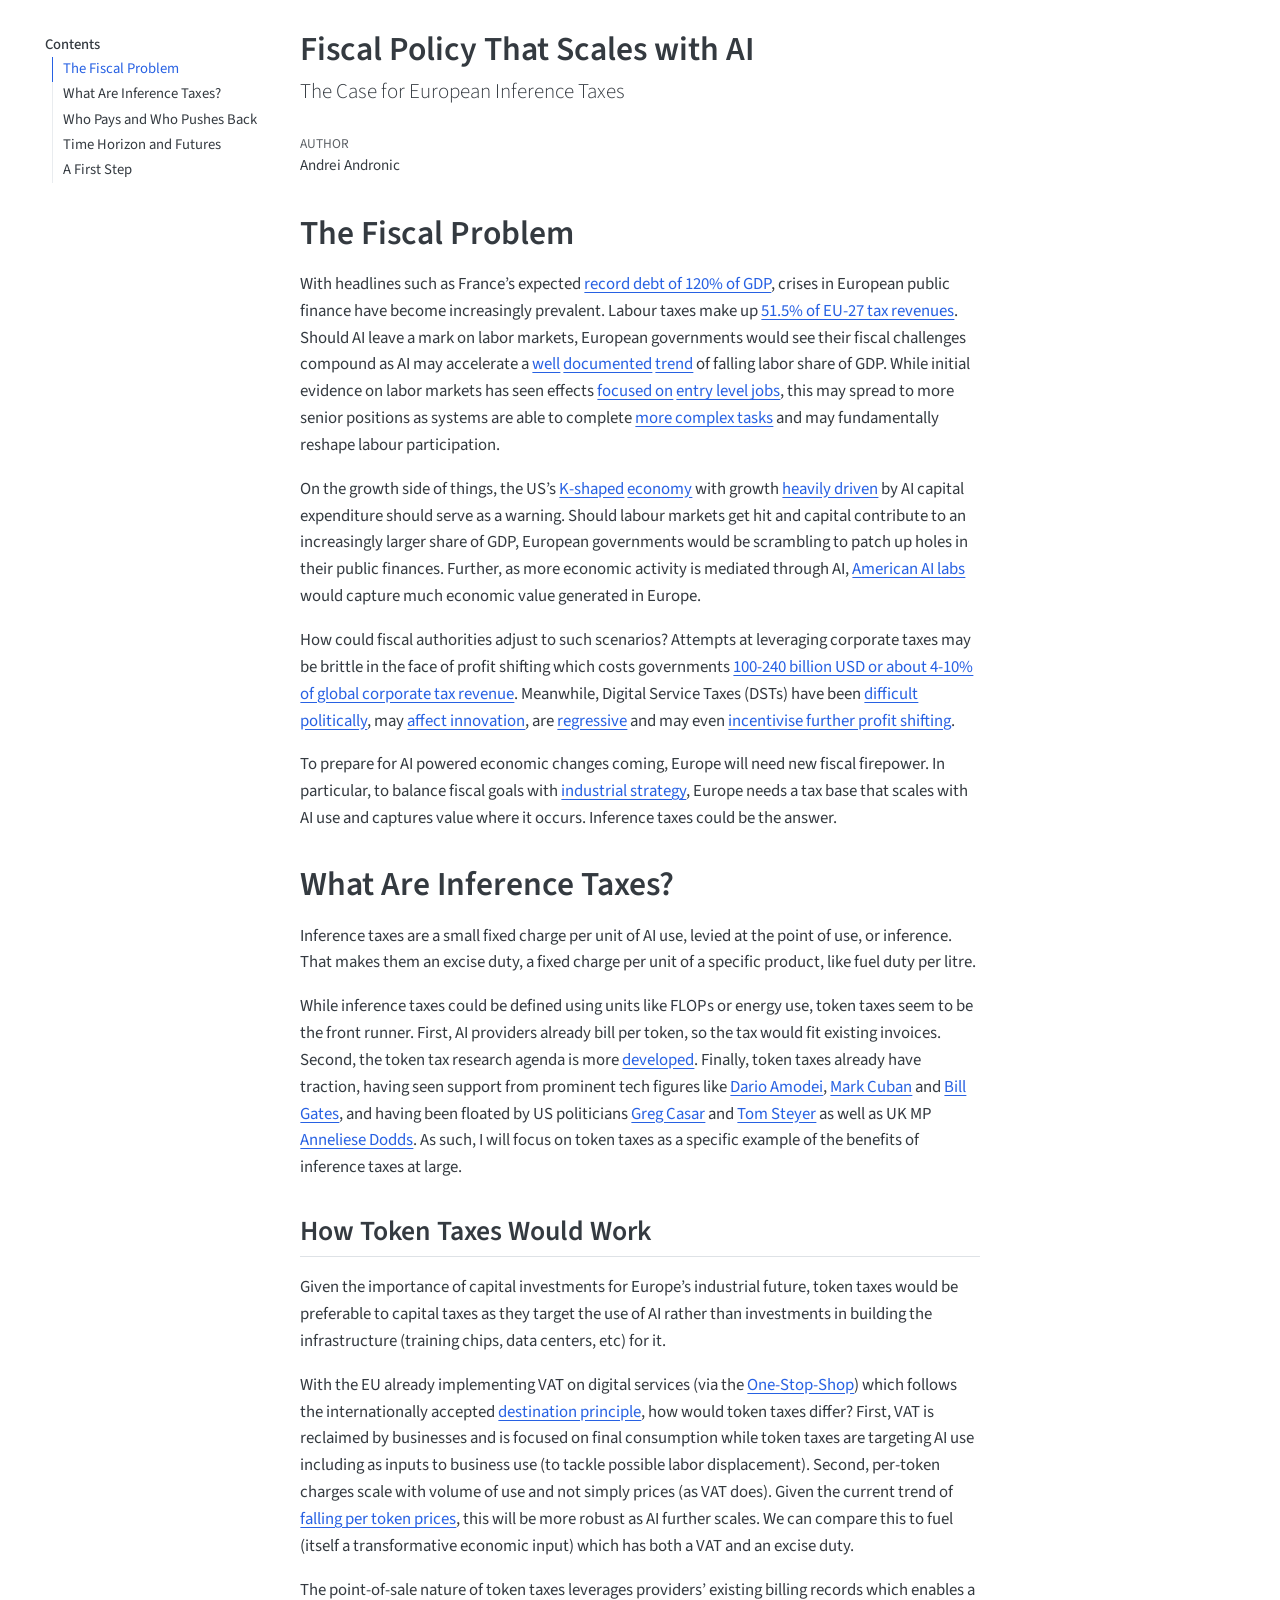
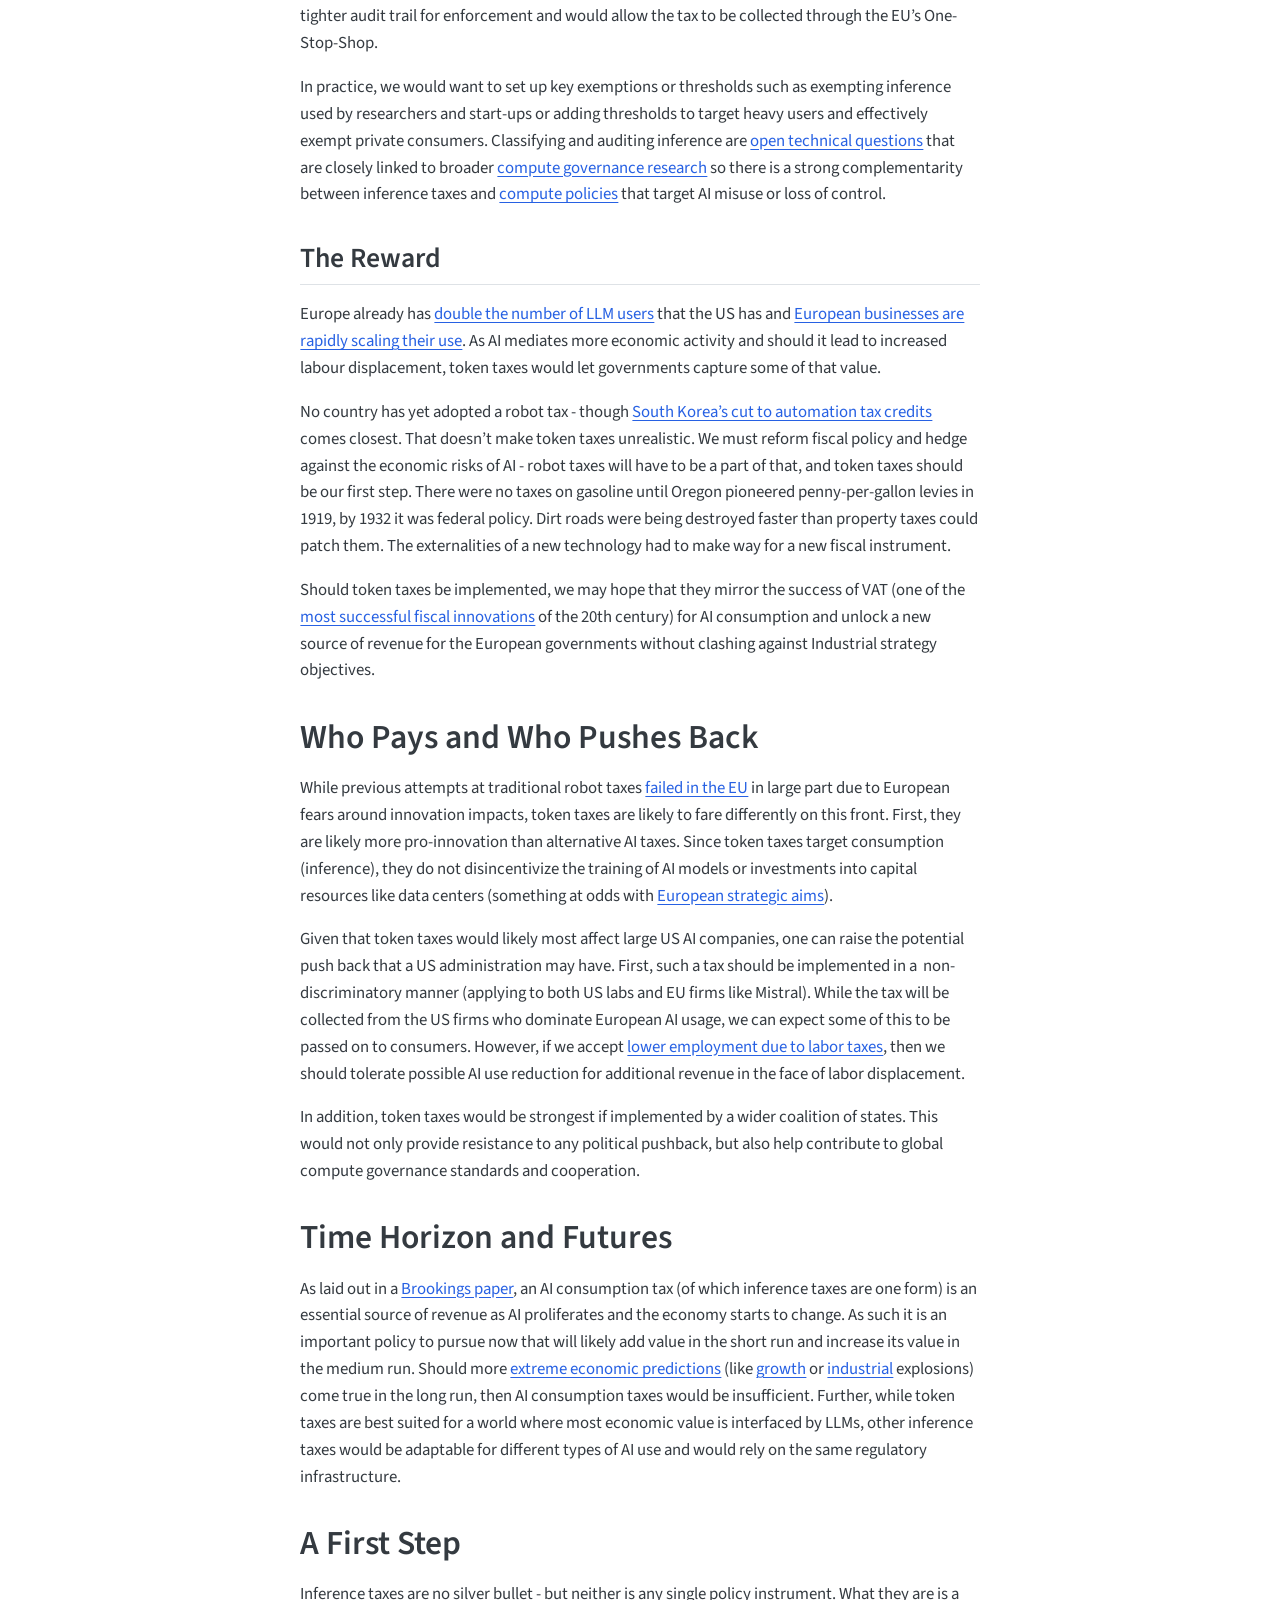
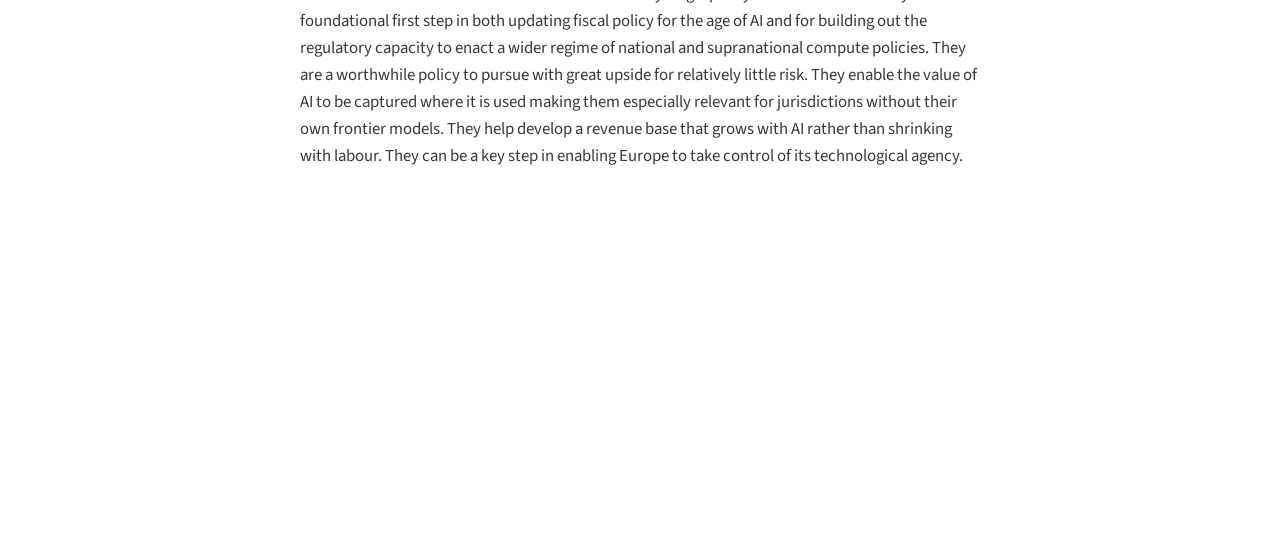
<file: index.html>
<html xmlns="http://www.w3.org/1999/xhtml">    
  <head>      
    <title>Redirect to Policy Commentary.html</title>      
    <meta http-equiv="refresh" content="0;URL='Policy Commentary.html'" />    
  </head>    
  <body> 
  </body>  
</html>
</file>
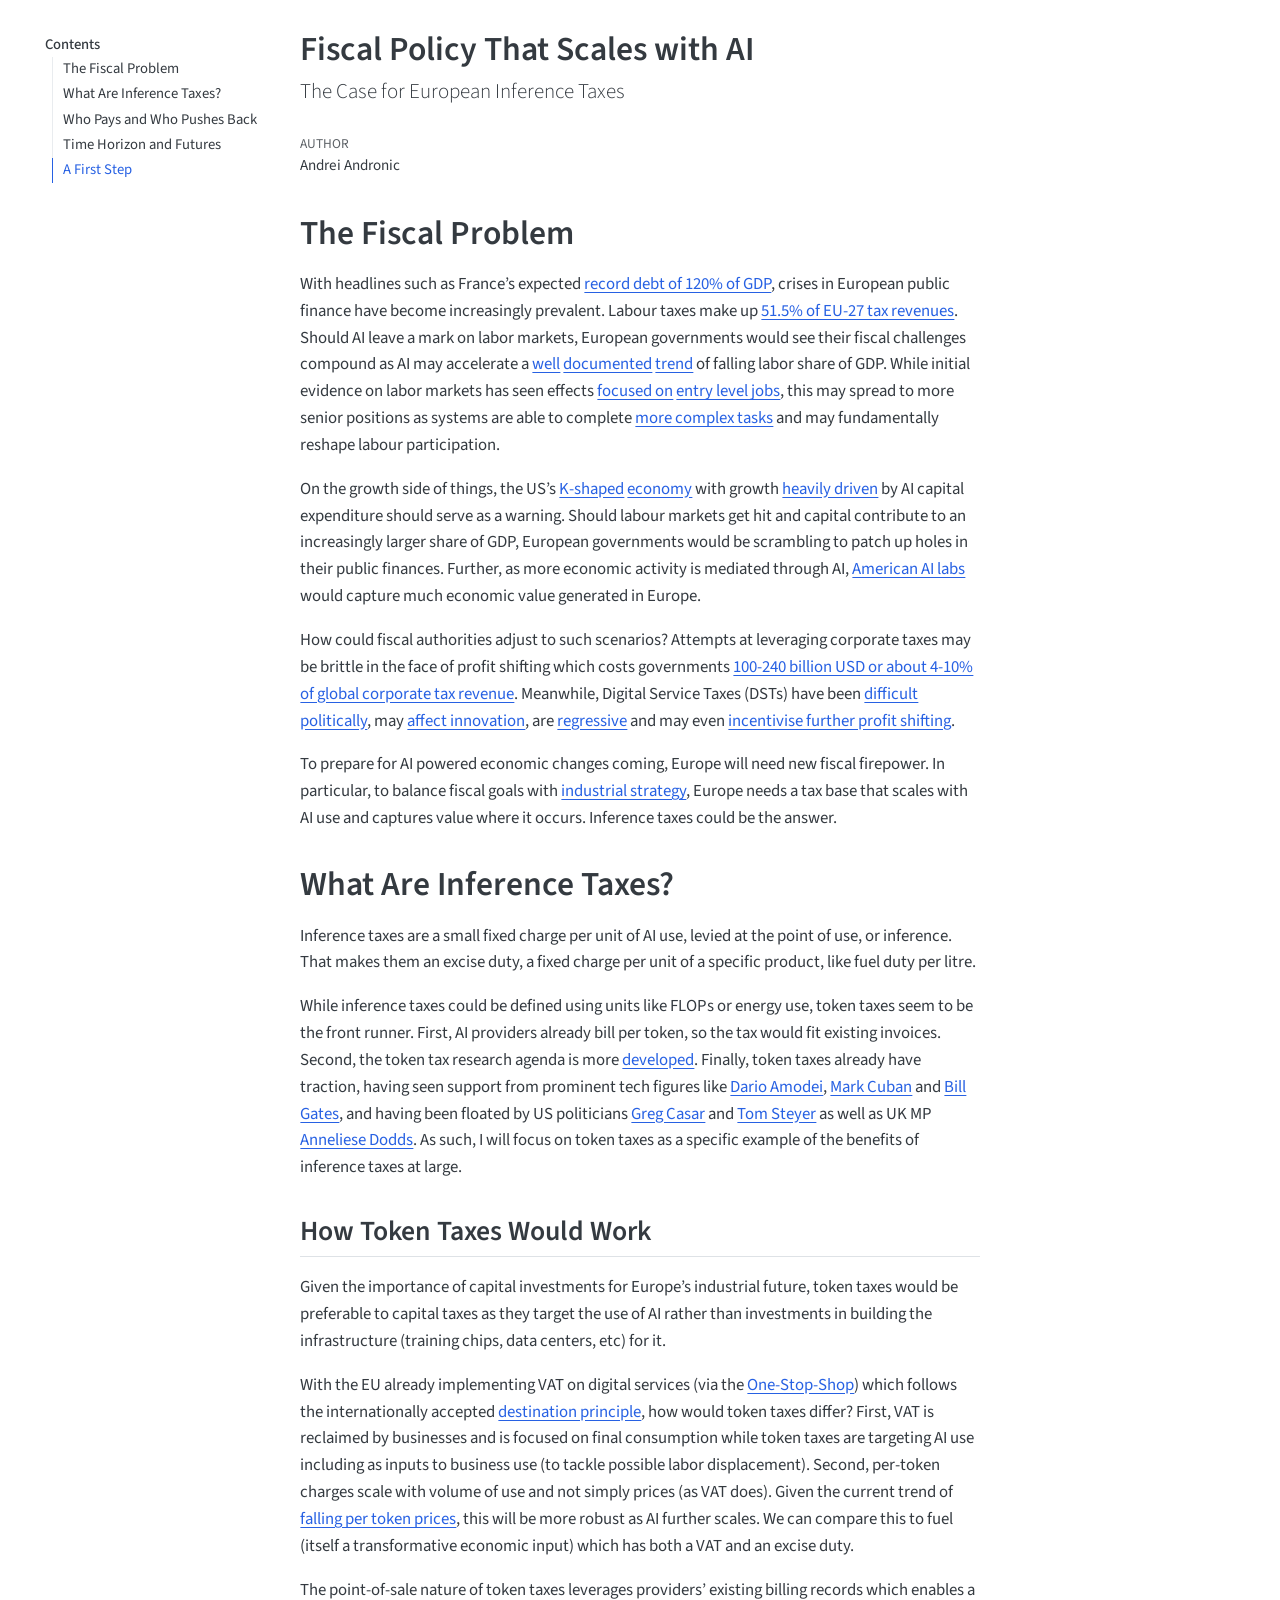
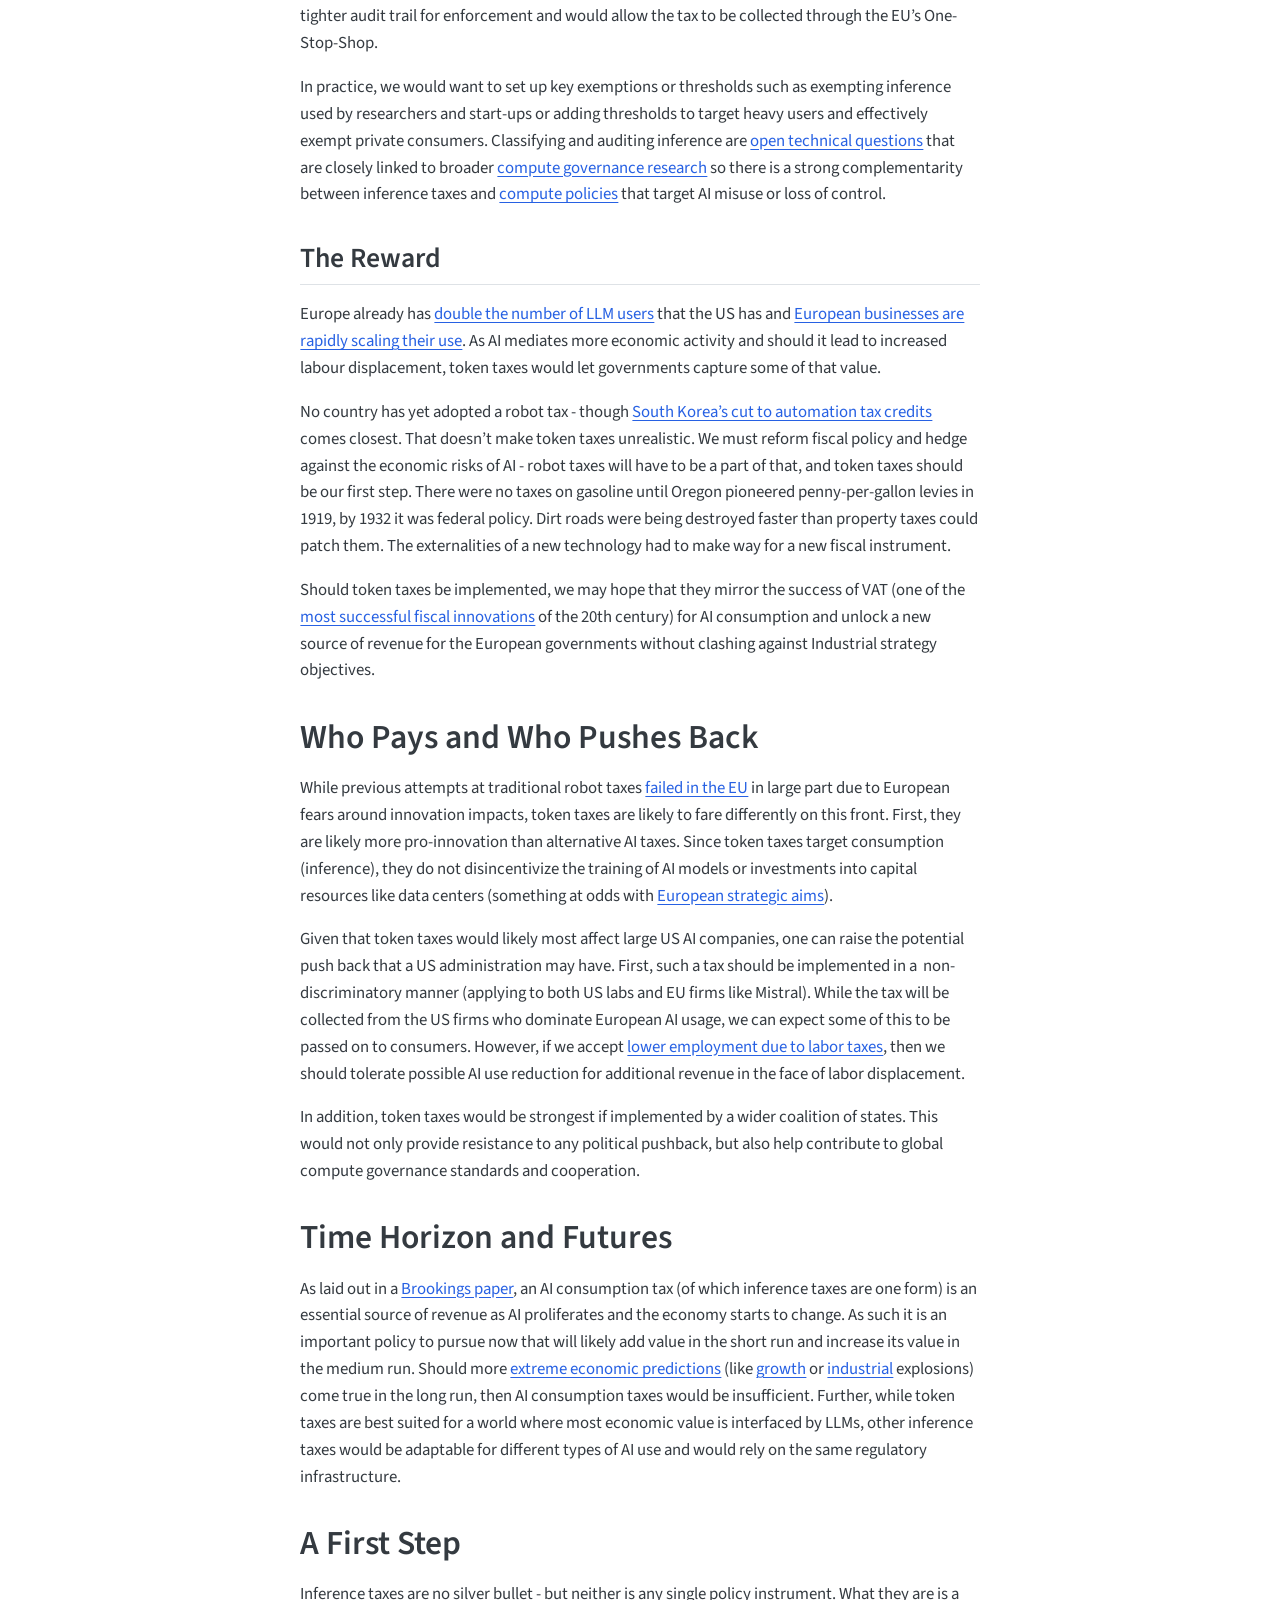
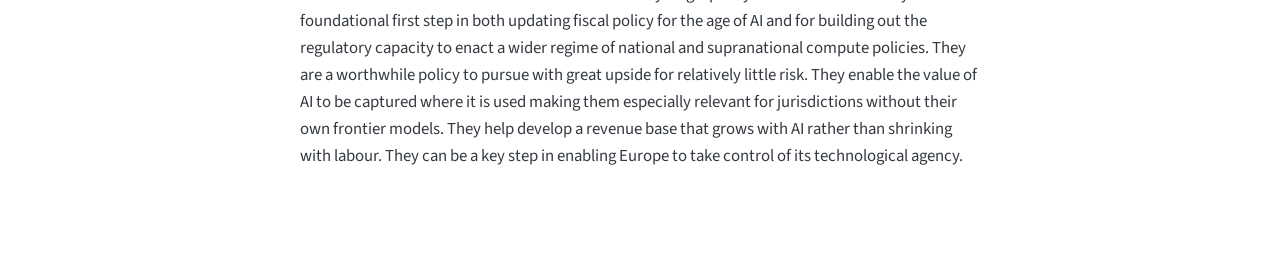
<file: Policy Commentary.html>
<!DOCTYPE html>
<html xmlns="http://www.w3.org/1999/xhtml" lang="en" xml:lang="en"><head>

<meta charset="utf-8">
<meta name="generator" content="quarto-1.10.18">

<meta name="viewport" content="width=device-width, initial-scale=1.0, user-scalable=yes">

<meta name="author" content="Andrei Andronic">

<title>Fiscal Policy That Scales with AI</title>
<style>
/* Default styles provided by pandoc.
** See https://pandoc.org/MANUAL.html#variables-for-html for config info.
*/
span.smallcaps{font-variant: small-caps;}
div.columns{display: flex; gap: 1.5em;}
div.column{flex: auto;}
@media screen {
div.columns{gap: min(4vw, 1.5em);}
div.column{overflow-x: auto;}
}
div.hanging-indent{margin-left: 1.5em; text-indent: -1.5em;}
ul.task-list{list-style: none;}
ul.task-list li input[type="checkbox"] {
  width: 0.8em;
  margin: 0 0.8em 0.2em -1em; /* quarto-specific, see https://github.com/quarto-dev/quarto-cli/issues/4556 */ 
  vertical-align: middle;
}
</style>


<script src="site_libs/quarto-nav/quarto-nav.js"></script>
<script src="site_libs/clipboard/clipboard.min.js"></script>
<script src="site_libs/quarto-search/autocomplete.umd.js"></script>
<script src="site_libs/quarto-search/fuse.min.js"></script>
<script src="site_libs/quarto-search/quarto-search.js"></script>
<meta name="quarto:offset" content="./">
<script src="site_libs/quarto-html/quarto.js" type="module"></script>
<script src="site_libs/quarto-html/tabsets/tabsets.js" type="module"></script>
<script src="site_libs/quarto-html/popper.min.js"></script>
<script src="site_libs/quarto-html/tippy.umd.min.js"></script>
<script src="site_libs/quarto-html/anchor.min.js"></script>
<link href="site_libs/quarto-html/tippy.css" rel="stylesheet">
<link href="site_libs/quarto-html/quarto-syntax-highlighting-64a204ab8560d761af7679ceaba22944.css" rel="stylesheet" id="quarto-text-highlighting-styles">
<script src="site_libs/bootstrap/bootstrap.min.js"></script>
<link href="site_libs/bootstrap/bootstrap-icons.css" rel="stylesheet">
<link href="site_libs/bootstrap/bootstrap-3e9027cfb9881279de052e36cb3db25e.min.css" rel="stylesheet" append-hash="true" id="quarto-bootstrap" data-mode="light">
<script id="quarto-search-options" type="application/json">{
  "location": "sidebar",
  "copy-button": false,
  "collapse-after": 3,
  "panel-placement": "start",
  "type": "textbox",
  "limit": 50,
  "keyboard-shortcut": [
    "f",
    "/",
    "s"
  ],
  "show-item-context": false,
  "language": {
    "search-no-results-text": "No results",
    "search-matching-documents-text": "matching documents",
    "search-copy-link-title": "Copy link to search",
    "search-hide-matches-text": "Hide additional matches",
    "search-more-match-text": "more match in this document",
    "search-more-matches-text": "more matches in this document",
    "search-clear-button-title": "Clear",
    "search-text-placeholder": "",
    "search-detached-cancel-button-title": "Cancel",
    "search-submit-button-title": "Submit",
    "search-label": "Search"
  }
}</script>


</head>

<body class="floating quarto-light">

<div id="quarto-search-results"></div>
<!-- content -->
<div id="quarto-content" class="quarto-container page-columns page-rows-contents page-layout-article">
<!-- sidebar -->
  <nav id="quarto-sidebar" class="sidebar collapse collapse-horizontal quarto-sidebar-collapse-item sidebar-navigation floating overflow-auto">
    <nav id="TOC" role="doc-toc" class="toc-active">
    <h2 id="toc-title">Contents</h2>
   
  <ul>
  <li><a href="#the-fiscal-problem" id="toc-the-fiscal-problem" class="nav-link active" data-scroll-target="#the-fiscal-problem">The Fiscal Problem</a></li>
  <li><a href="#what-are-inference-taxes" id="toc-what-are-inference-taxes" class="nav-link" data-scroll-target="#what-are-inference-taxes">What Are Inference Taxes?</a>
  <ul class="collapse">
  <li><a href="#how-token-taxes-would-work" id="toc-how-token-taxes-would-work" class="nav-link" data-scroll-target="#how-token-taxes-would-work">How Token Taxes Would Work</a></li>
  <li><a href="#the-reward" id="toc-the-reward" class="nav-link" data-scroll-target="#the-reward">The Reward</a></li>
  </ul></li>
  <li><a href="#who-pays-and-who-pushes-back" id="toc-who-pays-and-who-pushes-back" class="nav-link" data-scroll-target="#who-pays-and-who-pushes-back">Who Pays and Who Pushes Back</a></li>
  <li><a href="#time-horizon-and-futures" id="toc-time-horizon-and-futures" class="nav-link" data-scroll-target="#time-horizon-and-futures">Time Horizon and Futures</a></li>
  <li><a href="#a-first-step" id="toc-a-first-step" class="nav-link" data-scroll-target="#a-first-step">A First Step</a></li>
  </ul>
</nav>
</nav>
<div id="quarto-sidebar-glass" class="quarto-sidebar-collapse-item" data-bs-toggle="collapse" data-bs-target=".quarto-sidebar-collapse-item"></div>
<!-- margin-sidebar -->
    <div id="quarto-margin-sidebar" class="sidebar margin-sidebar zindex-bottom">
    </div>
<!-- main -->
<main class="content" id="quarto-document-content">

<header id="title-block-header" class="quarto-title-block default">
<div class="quarto-title">
<h1 class="title">Fiscal Policy That Scales with AI</h1>
<p class="subtitle lead">The Case for European Inference Taxes</p>
</div>



<div class="quarto-title-meta">

    <div>
    <div class="quarto-title-meta-heading">Author</div>
    <div class="quarto-title-meta-contents">
             <p>Andrei Andronic </p>
          </div>
  </div>
    
  
    
  </div>
  


</header>


<section id="the-fiscal-problem" class="level1">
<h1>The Fiscal Problem</h1>
<p>With headlines such as France’s expected <a href="https://www.reuters.com/business/french-finance-ministry-expects-record-debt-2026-reaching-nearly-120-gdp-2026-09-19/">record debt of 120% of GDP</a>, crises in European public finance have become increasingly prevalent. Labour taxes make up <a href="https://taxation-customs.ec.europa.eu/taxation/economic-analysis/data-taxation-trends_en">51.5% of EU-27 tax revenues</a>. Should AI leave a mark on labor markets, European governments would see their fiscal challenges compound as AI may accelerate a <a href="https://www.bruegel.org/blog-post/decline-labour-share-income">well</a> <a href="https://www.sciencedirect.com/science/article/pii/S0954349X25001596">documented</a> <a href="https://www.oecd.org/en/publications/productivity-dispersion-and-sectoral-labour-shares-in-europe_c07cf75a-en.html">trend</a> of falling labor share of GDP. While initial evidence on labor markets has seen effects <a href="https://digitaleconomy.stanford.edu/publication/canaries-in-the-coal-mine-six-facts-about-the-recent-employment-effects-of-artificial-intelligence/">focused on</a> <a href="https://papers.ssrn.com/sol3/papers.cfm?abstract_id=5516798">entry level jobs</a>, this may spread to more senior positions as systems are able to complete <a href="https://metr.org/time-horizons/">more complex tasks</a> and may fundamentally reshape labour participation.</p>
<p>On the growth side of things, the US’s <a href="https://www.blackrock.com/us/individual/insights/ai-growth-and-fixed-income-opportunities">K-shaped</a> <a href="https://www.nbcnews.com/business/economy/ai-economy-growth-jobs-housing-rcna598010">economy</a> with growth <a href="https://fortune.com/2025/10/07/data-centers-gdp-growth-zero-first-half-2025-jason-furman-harvard-economist/">heavily driven</a> by AI capital expenditure should serve as a warning. Should labour markets get hit and capital contribute to an increasingly larger share of GDP, European governments would be scrambling to patch up holes in their public finances. Further, as more economic activity is mediated through AI, <a href="https://dealroom.co/reports/state-of-ai-in-europe-the-invisible-giant">American AI labs</a> would capture much economic value generated in Europe.</p>
<p>How could fiscal authorities adjust to such scenarios? Attempts at leveraging corporate taxes may be brittle in the face of profit shifting which costs governments <a href="https://www.oecd.org/en/topics/base-erosion-and-profit-shifting-beps.html">100-240 billion USD or about 4-10% of global corporate tax revenue</a>. Meanwhile, Digital Service Taxes (DSTs) have been <a href="https://institutdelors.eu/en/publications/the-eu-must-tread-carefully-with-the-threat-of-a-european-digital-tax/">difficult</a> <a href="https://www.reuters.com/world/us/trump-threatens-100-tariff-any-country-that-imposes-digital-services-tax-2026-06-26/">politically</a>, may <a href="https://www.globaldigitalfoundation.org/who-will-bear-the-burden-of-dsts">affect innovation</a>, are <a href="https://taxfoundation.org/research/all/eu/digital-services-taxes-eu-budget/">regressive</a> and may even <a href="https://papers.ssrn.com/sol3/papers.cfm?abstract_id=5843592">incentivise further profit shifting</a>.</p>
<p>To prepare for AI powered economic changes coming, Europe will need new fiscal firepower. In particular, to balance fiscal goals with <a href="https://digital-strategy.ec.europa.eu/en/policies/european-approach-artificial-intelligence">industrial strategy</a>, Europe needs a tax base that scales with AI use and captures value where it occurs. Inference taxes could be the answer.</p>
</section>
<section id="what-are-inference-taxes" class="level1">
<h1>What Are Inference Taxes?</h1>
<p>Inference taxes are a small fixed charge per unit of AI use, levied at the point of use, or inference. That makes them an excise duty, a fixed charge per unit of a specific product, like fuel duty per litre.</p>
<p>While inference taxes could be defined using units like FLOPs or energy use, token taxes seem to be the front runner. First, AI providers already bill per token, so the tax would fit existing invoices. Second, the token tax research agenda is more <a href="https://arxiv.org/abs/2603.04555">developed</a>. Finally, token taxes already have traction, having seen support from prominent tech figures like <a href="https://www.axios.com/2025/05/28/ai-jobs-white-collar-unemployment-anthropic">Dario Amodei</a>, <a href="https://x.com/mcuban/status/2055399906127344068">Mark Cuban</a> and <a href="https://www.gatesnotes.com/a-turbulent-ai-era-and-critical-choices-to-make">Bill Gates</a>, and having been floated by US politicians <a href="https://fortune.com/2026/09/01/bill-tax-ai-tokens-fund-jobs-technology-unemployment/">Greg Casar</a> and <a href="https://www.tomsteyer.com/press/tom-steyer-unveils-a-jobs-guarantee-for-the-ai-era-plan">Tom Steyer</a> as well as UK MP <a href="https://www.parallelparliament.co.uk/mp/anneliese-dodds/vs/john-hayes">Anneliese Dodds</a>. As such, I will focus on token taxes as a specific example of the benefits of inference taxes at large.&nbsp;</p>
<section id="how-token-taxes-would-work" class="level2">
<h2 class="anchored" data-anchor-id="how-token-taxes-would-work">How Token Taxes Would Work</h2>
<p>Given the importance of capital investments for Europe’s industrial future, token taxes would be preferable to capital taxes as they target the use of AI rather than investments in building the infrastructure (training chips, data centers, etc) for it.</p>
<p>With the EU already implementing VAT on digital services (via the <a href="https://vat-one-stop-shop.ec.europa.eu/index_en">One-Stop-Shop</a>) which follows the internationally accepted <a href="https://www.oecd.org/content/dam/oecd/en/publications/reports/2017/04/international-vat-gst-guidelines_g1g75db4/9789264271401-en.pdf">destination principle</a>, how would token taxes differ? First, VAT is reclaimed by businesses and is focused on final consumption while token taxes are targeting AI use including as inputs to business use (to tackle possible labor displacement). Second, per-token charges scale with volume of use and not simply prices (as VAT does). Given the current trend of <a href="https://epoch.ai/data-insights/llm-inference-price-trends">falling per token prices</a>, this will be more robust as AI further scales. We can compare this to fuel (itself a transformative economic input) which has both a VAT and an excise duty.</p>
<p>The point-of-sale nature of token taxes leverages providers’ existing billing records which enables a tighter audit trail for enforcement and would allow the tax to be collected through the EU’s One-Stop-Shop.</p>
<p>In practice, we would want to set up key exemptions or thresholds such as exempting inference used by researchers and start-ups or adding thresholds to target heavy users and effectively exempt private consumers. Classifying and auditing inference are <a href="https://arxiv.org/abs/2603.04555">open technical questions</a> that are closely linked to broader <a href="https://arxiv.org/abs/2402.08797">compute governance research</a> so there is a strong complementarity between inference taxes and <a href="https://arxiv.org/abs/2310.13625v1">compute policies</a> that target AI misuse or loss of control.&nbsp;</p>
</section>
<section id="the-reward" class="level2">
<h2 class="anchored" data-anchor-id="the-reward">The Reward</h2>
<p>Europe already has <a href="https://dealroom.co/reports/state-of-ai-in-europe-the-invisible-giant">double the number of LLM users</a> that the US has and <a href="https://ec.europa.eu/eurostat/web/products-eurostat-news/w/ddn-20251211-2">European businesses are rapidly scaling their use</a>. As AI mediates more economic activity and should it lead to increased labour displacement, token taxes would let governments capture some of that value.</p>
<p>No country has yet adopted a robot tax - though <a href="https://www.koreatimes.co.kr/business/tech-science/20170807/korea-takes-first-step-to-introduce-robot-tax">South Korea’s cut to automation tax credits</a> comes closest. That doesn’t make token taxes unrealistic. We must reform fiscal policy and hedge against the economic risks of AI - robot taxes will have to be a part of that, and token taxes should be our first step. There were no taxes on gasoline until Oregon pioneered penny-per-gallon levies in 1919, by 1932 it was federal policy. Dirt roads were being destroyed faster than property taxes could patch them. The externalities of a new technology had to make way for a new fiscal instrument.</p>
<p>Should token taxes be implemented, we may hope that they mirror the success of VAT (one of the <a href="https://www.sciencedirect.com/science/article/abs/pii/S0304387809000133">most successful fiscal innovations</a> of the 20th century) for AI consumption and unlock a new source of revenue for the European governments without clashing against Industrial strategy objectives.</p>
</section>
</section>
<section id="who-pays-and-who-pushes-back" class="level1">
<h1>Who Pays and Who Pushes Back</h1>
<p>While previous attempts at traditional robot taxes <a href="https://www.reuters.com/article/world/uk/european-parliament-calls-for-robot-law-rejects-robot-tax-idUSKBN15V2K9/">failed in the EU</a> in large part due to European fears around innovation impacts, token taxes are likely to fare differently on this front. First, they are likely more pro-innovation than alternative AI taxes. Since token taxes target consumption (inference), they do not disincentivize the training of AI models or investments into capital resources like data centers (something at odds with <a href="https://www.ft.com/content/f054f927-b512-452a-b494-ea53f5ac1079">European strategic aims</a>).&nbsp;</p>
<p>Given that token taxes would likely most affect large US AI companies, one can raise the potential push back that a US administration may have. First, such a tax should be implemented in a&nbsp; non-discriminatory manner (applying to both US labs and EU firms like Mistral). While the tax will be collected from the US firms who dominate European AI usage, we can expect some of this to be passed on to consumers. However, if we accept <a href="https://academic.oup.com/economicpolicy/article-abstract/15/30/48/2366367">lower employment due to labor taxes</a>, then we should tolerate possible AI use reduction for additional revenue in the face of labor displacement.&nbsp;&nbsp;</p>
<p>In addition, token taxes would be strongest if implemented by a wider coalition of states. This would not only provide resistance to any political pushback, but also help contribute to global compute governance standards and cooperation.</p>
</section>
<section id="time-horizon-and-futures" class="level1">
<h1>Time Horizon and Futures</h1>
<p>As laid out in a <a href="https://www.brookings.edu/articles/future-tax-policy-a-public-finance-framework-for-the-age-of-ai/">Brookings paper</a>, an AI consumption tax (of which inference taxes are one form) is an essential source of revenue as AI proliferates and the economy starts to change. As such it is an important policy to pursue now that will likely add value in the short run and increase its value in the medium run. Should more <a href="https://www.anthropic.com/institute/econ-scenarios">extreme economic predictions</a> (like <a href="https://coefficientgiving.org/research/could-advanced-ai-drive-explosive-economic-growth/#Summary">growth</a> or <a href="https://www.forethought.org/research/the-industrial-explosion#the-industrial-explosion-will-start-after-the-intelligence-explosion-and-will-proceed-more-slowly">industrial</a> explosions) come true in the long run, then AI consumption taxes would be insufficient. Further, while token taxes are best suited for a world where most economic value is interfaced by LLMs, other inference taxes would be adaptable for different types of AI use and would rely on the same regulatory infrastructure.&nbsp;</p>
</section>
<section id="a-first-step" class="level1">
<h1>A First Step</h1>
<p>Inference taxes are no silver bullet - but neither is any single policy instrument. What they are is a foundational first step in both updating fiscal policy for the age of AI and for building out the regulatory capacity to enact a wider regime of national and supranational compute policies. They are a worthwhile policy to pursue with great upside for relatively little risk. They enable the value of AI to be captured where it is used making them especially relevant for jurisdictions without their own frontier models. They help develop a revenue base that grows with AI rather than shrinking with labour. They can be a key step in enabling Europe to take control of its technological agency.</p>


</section>

</main> <!-- /main -->
<script id="quarto-html-after-body" type="application/javascript">
  window.document.addEventListener("DOMContentLoaded", function (event) {
    const icon = "";
    const anchorJS = new window.AnchorJS();
    anchorJS.options = {
      placement: 'right',
      icon: icon
    };
    anchorJS.add('.anchored');
    const isCodeAnnotation = (el) => {
      for (const clz of el.classList) {
        if (clz.startsWith('code-annotation-')) {                     
          return true;
        }
      }
      return false;
    }
    const onCopySuccess = function(e) {
      // button target
      const button = e.trigger;
      // don't keep focus
      button.blur();
      // flash "checked"
      button.classList.add('code-copy-button-checked');
      var currentTitle = button.getAttribute("title");
      button.setAttribute("title", "Copied!");
      let tooltip;
      if (window.bootstrap) {
        button.setAttribute("data-bs-toggle", "tooltip");
        button.setAttribute("data-bs-placement", "left");
        button.setAttribute("data-bs-title", "Copied!");
        tooltip = new bootstrap.Tooltip(button, 
          { trigger: "manual", 
            customClass: "code-copy-button-tooltip",
            offset: [0, -8]});
        tooltip.show();    
      }
      setTimeout(function() {
        if (tooltip) {
          tooltip.hide();
          button.removeAttribute("data-bs-title");
          button.removeAttribute("data-bs-toggle");
          button.removeAttribute("data-bs-placement");
        }
        button.setAttribute("title", currentTitle);
        button.classList.remove('code-copy-button-checked');
      }, 1000);
      // clear code selection
      e.clearSelection();
    }
    const getTextToCopy = function(trigger) {
      const outerScaffold = trigger.parentElement.cloneNode(true);
      const codeEl = outerScaffold.querySelector('code');
      for (const childEl of codeEl.children) {
        if (isCodeAnnotation(childEl)) {
          childEl.remove();
        }
      }
      return codeEl.innerText;
    }
    const clipboard = new window.ClipboardJS('.code-copy-button:not([data-in-quarto-modal])', {
      text: getTextToCopy
    });
    clipboard.on('success', onCopySuccess);
    if (window.document.getElementById('quarto-embedded-source-code-modal')) {
      const clipboardModal = new window.ClipboardJS('.code-copy-button[data-in-quarto-modal]', {
        text: getTextToCopy,
        container: window.document.getElementById('quarto-embedded-source-code-modal')
      });
      clipboardModal.on('success', onCopySuccess);
    }
      var localhostRegex = new RegExp(/^(?:http|https):\/\/localhost\:?[0-9]*\//);
      var mailtoRegex = new RegExp(/^mailto:/);
        var filterRegex = new RegExp("https:\/\/Andron88\.github\.io\/talos-inference-taxes\/");
      var isInternal = (href) => {
          return filterRegex.test(href) || localhostRegex.test(href) || mailtoRegex.test(href);
      }
      // Inspect non-navigation links and adorn them if external
     var links = window.document.querySelectorAll('a[href]:not(.nav-link):not(.navbar-brand):not(.toc-action):not(.sidebar-link):not(.sidebar-item-toggle):not(.pagination-link):not(.no-external):not([aria-hidden]):not(.dropdown-item):not(.quarto-navigation-tool):not(.about-link)');
      for (var i=0; i<links.length; i++) {
        const link = links[i];
        if (!isInternal(link.href)) {
          // undo the damage that might have been done by quarto-nav.js in the case of
          // links that we want to consider external
          if (link.dataset.originalHref !== undefined) {
            link.href = link.dataset.originalHref;
          }
            // target, if specified
            link.setAttribute("target", "_blank");
            if (link.getAttribute("rel") === null) {
              link.setAttribute("rel", "noopener");
            }
        }
      }
    function tippyHover(el, contentFn, onTriggerFn, onUntriggerFn) {
      const config = {
        allowHTML: true,
        maxWidth: 500,
        delay: 100,
        arrow: false,
        appendTo: function(el) {
            return el.parentElement;
        },
        interactive: true,
        interactiveBorder: 10,
        theme: 'quarto',
        placement: 'bottom-start',
      };
      if (contentFn) {
        config.content = contentFn;
      }
      if (onTriggerFn) {
        config.onTrigger = onTriggerFn;
      }
      if (onUntriggerFn) {
        config.onUntrigger = onUntriggerFn;
      }
      window.tippy(el, config); 
    }
    const noterefs = window.document.querySelectorAll('a[role="doc-noteref"]');
    for (var i=0; i<noterefs.length; i++) {
      const ref = noterefs[i];
      tippyHover(ref, function() {
        // use id or data attribute instead here
        let href = ref.getAttribute('data-footnote-href') || ref.getAttribute('href');
        try { href = new URL(href).hash; } catch {}
        const id = href.replace(/^#\/?/, "");
        const note = window.document.getElementById(id);
        if (note) {
          return note.innerHTML;
        } else {
          return "";
        }
      });
    }
    const xrefs = window.document.querySelectorAll('a.quarto-xref');
    const processXRef = (id, note) => {
      // Strip column container classes
      const stripColumnClz = (el) => {
        el.classList.remove("page-full", "page-columns");
        if (el.children) {
          for (const child of el.children) {
            stripColumnClz(child);
          }
        }
      }
      stripColumnClz(note)
      if (id === null || id.startsWith('sec-')) {
        // Special case sections, only their first couple elements
        const container = document.createElement("div");
        if (note.children && note.children.length > 2) {
          container.appendChild(note.children[0].cloneNode(true));
          for (let i = 1; i < note.children.length; i++) {
            const child = note.children[i];
            if (child.tagName === "P" && child.innerText === "") {
              continue;
            } else {
              container.appendChild(child.cloneNode(true));
              break;
            }
          }
          if (window.Quarto?.typesetMath) {
            window.Quarto.typesetMath(container);
          }
          return container.innerHTML
        } else {
          if (window.Quarto?.typesetMath) {
            window.Quarto.typesetMath(note);
          }
          return note.innerHTML;
        }
      } else {
        // Remove any anchor links if they are present
        const anchorLink = note.querySelector('a.anchorjs-link');
        if (anchorLink) {
          anchorLink.remove();
        }
        if (window.Quarto?.typesetMath) {
          window.Quarto.typesetMath(note);
        }
        if (note.classList.contains("callout")) {
          return note.outerHTML;
        } else {
          return note.innerHTML;
        }
      }
    }
    for (var i=0; i<xrefs.length; i++) {
      const xref = xrefs[i];
      tippyHover(xref, undefined, function(instance) {
        instance.disable();
        let url = xref.getAttribute('href');
        let hash = undefined; 
        if (url.startsWith('#')) {
          hash = url;
        } else {
          try { hash = new URL(url).hash; } catch {}
        }
        if (hash) {
          const id = hash.replace(/^#\/?/, "");
          const note = window.document.getElementById(id);
          if (note !== null) {
            try {
              const html = processXRef(id, note.cloneNode(true));
              instance.setContent(html);
            } finally {
              instance.enable();
              instance.show();
            }
          } else {
            // See if we can fetch this
            fetch(url.split('#')[0])
            .then(res => res.text())
            .then(html => {
              const parser = new DOMParser();
              const htmlDoc = parser.parseFromString(html, "text/html");
              const note = htmlDoc.getElementById(id);
              if (note !== null) {
                const html = processXRef(id, note);
                instance.setContent(html);
              } 
            }).finally(() => {
              instance.enable();
              instance.show();
            });
          }
        } else {
          // See if we can fetch a full url (with no hash to target)
          // This is a special case and we should probably do some content thinning / targeting
          fetch(url)
          .then(res => res.text())
          .then(html => {
            const parser = new DOMParser();
            const htmlDoc = parser.parseFromString(html, "text/html");
            const note = htmlDoc.querySelector('main.content');
            if (note !== null) {
              // This should only happen for chapter cross references
              // (since there is no id in the URL)
              // remove the first header
              if (note.children.length > 0 && note.children[0].tagName === "HEADER") {
                note.children[0].remove();
              }
              const html = processXRef(null, note);
              instance.setContent(html);
            } 
          }).finally(() => {
            instance.enable();
            instance.show();
          });
        }
      }, function(instance) {
      });
    }
        let selectedAnnoteEl;
        const selectorForAnnotation = ( cell, annotation) => {
          let cellAttr = 'data-code-cell="' + cell + '"';
          let lineAttr = 'data-code-annotation="' +  annotation + '"';
          const selector = 'span[' + cellAttr + '][' + lineAttr + ']';
          return selector;
        }
        const selectCodeLines = (annoteEl) => {
          const doc = window.document;
          const targetCell = annoteEl.getAttribute("data-target-cell");
          const targetAnnotation = annoteEl.getAttribute("data-target-annotation");
          const annoteSpan = window.document.querySelector(selectorForAnnotation(targetCell, targetAnnotation));
          const lines = annoteSpan.getAttribute("data-code-lines").split(",");
          const lineIds = lines.map((line) => {
            return targetCell + "-" + line;
          })
          let top = null;
          let height = null;
          let parent = null;
          if (lineIds.length > 0) {
              //compute the position of the single el (top and bottom and make a div)
              const el = window.document.getElementById(lineIds[0]);
              top = el.offsetTop;
              height = el.offsetHeight;
              parent = el.parentElement.parentElement;
            if (lineIds.length > 1) {
              const lastEl = window.document.getElementById(lineIds[lineIds.length - 1]);
              const bottom = lastEl.offsetTop + lastEl.offsetHeight;
              height = bottom - top;
            }
            if (top !== null && height !== null && parent !== null) {
              // cook up a div (if necessary) and position it 
              let div = window.document.getElementById("code-annotation-line-highlight");
              if (div === null) {
                div = window.document.createElement("div");
                div.setAttribute("id", "code-annotation-line-highlight");
                div.style.position = 'absolute';
                parent.appendChild(div);
              }
              div.style.top = top - 2 + "px";
              div.style.height = height + 4 + "px";
              div.style.left = 0;
              let gutterDiv = window.document.getElementById("code-annotation-line-highlight-gutter");
              if (gutterDiv === null) {
                gutterDiv = window.document.createElement("div");
                gutterDiv.setAttribute("id", "code-annotation-line-highlight-gutter");
                gutterDiv.style.position = 'absolute';
                const codeCell = window.document.getElementById(targetCell);
                const gutter = codeCell.querySelector('.code-annotation-gutter');
                gutter.appendChild(gutterDiv);
              }
              gutterDiv.style.top = top - 2 + "px";
              gutterDiv.style.height = height + 4 + "px";
            }
            selectedAnnoteEl = annoteEl;
          }
        };
        const unselectCodeLines = () => {
          const elementsIds = ["code-annotation-line-highlight", "code-annotation-line-highlight-gutter"];
          elementsIds.forEach((elId) => {
            const div = window.document.getElementById(elId);
            if (div) {
              div.remove();
            }
          });
          selectedAnnoteEl = undefined;
        };
          // Handle positioning of the toggle
      window.addEventListener(
        "resize",
        throttle(() => {
          elRect = undefined;
          if (selectedAnnoteEl) {
            selectCodeLines(selectedAnnoteEl);
          }
        }, 10)
      );
      function throttle(fn, ms) {
      let throttle = false;
      let timer;
        return (...args) => {
          if(!throttle) { // first call gets through
              fn.apply(this, args);
              throttle = true;
          } else { // all the others get throttled
              if(timer) clearTimeout(timer); // cancel #2
              timer = setTimeout(() => {
                fn.apply(this, args);
                timer = throttle = false;
              }, ms);
          }
        };
      }
        // Attach click handler to the DT
        const annoteDls = window.document.querySelectorAll('dt[data-target-cell]');
        for (const annoteDlNode of annoteDls) {
          annoteDlNode.addEventListener('click', (event) => {
            const clickedEl = event.target;
            if (clickedEl !== selectedAnnoteEl) {
              unselectCodeLines();
              const activeEl = window.document.querySelector('dt[data-target-cell].code-annotation-active');
              if (activeEl) {
                activeEl.classList.remove('code-annotation-active');
              }
              selectCodeLines(clickedEl);
              clickedEl.classList.add('code-annotation-active');
            } else {
              // Unselect the line
              unselectCodeLines();
              clickedEl.classList.remove('code-annotation-active');
            }
          });
        }
    const findCites = (el) => {
      const parentEl = el.parentElement;
      if (parentEl) {
        const cites = parentEl.dataset.cites;
        if (cites) {
          return {
            el,
            cites: cites.split(' ')
          };
        } else {
          return findCites(el.parentElement)
        }
      } else {
        return undefined;
      }
    };
    var bibliorefs = window.document.querySelectorAll('a[role="doc-biblioref"]');
    for (var i=0; i<bibliorefs.length; i++) {
      const ref = bibliorefs[i];
      const citeInfo = findCites(ref);
      if (citeInfo) {
        tippyHover(citeInfo.el, function() {
          var popup = window.document.createElement('div');
          citeInfo.cites.forEach(function(cite) {
            var citeDiv = window.document.createElement('div');
            citeDiv.classList.add('hanging-indent');
            citeDiv.classList.add('csl-entry');
            var biblioDiv = window.document.getElementById('ref-' + cite);
            if (biblioDiv) {
              citeDiv.innerHTML = biblioDiv.innerHTML;
            }
            popup.appendChild(citeDiv);
          });
          return popup.innerHTML;
        });
      }
    }
  });
  </script>
</div> <!-- /content -->




</body></html>
</file>
<file: site_libs/quarto-html/tippy.css>
.tippy-box[data-animation=fade][data-state=hidden]{opacity:0}[data-tippy-root]{max-width:calc(100vw - 10px)}.tippy-box{position:relative;background-color:#333;color:#fff;border-radius:4px;font-size:14px;line-height:1.4;white-space:normal;outline:0;transition-property:transform,visibility,opacity}.tippy-box[data-placement^=top]>.tippy-arrow{bottom:0}.tippy-box[data-placement^=top]>.tippy-arrow:before{bottom:-7px;left:0;border-width:8px 8px 0;border-top-color:initial;transform-origin:center top}.tippy-box[data-placement^=bottom]>.tippy-arrow{top:0}.tippy-box[data-placement^=bottom]>.tippy-arrow:before{top:-7px;left:0;border-width:0 8px 8px;border-bottom-color:initial;transform-origin:center bottom}.tippy-box[data-placement^=left]>.tippy-arrow{right:0}.tippy-box[data-placement^=left]>.tippy-arrow:before{border-width:8px 0 8px 8px;border-left-color:initial;right:-7px;transform-origin:center left}.tippy-box[data-placement^=right]>.tippy-arrow{left:0}.tippy-box[data-placement^=right]>.tippy-arrow:before{left:-7px;border-width:8px 8px 8px 0;border-right-color:initial;transform-origin:center right}.tippy-box[data-inertia][data-state=visible]{transition-timing-function:cubic-bezier(.54,1.5,.38,1.11)}.tippy-arrow{width:16px;height:16px;color:#333}.tippy-arrow:before{content:"";position:absolute;border-color:transparent;border-style:solid}.tippy-content{position:relative;padding:5px 9px;z-index:1}
</file>
<file: site_libs/quarto-html/quarto-syntax-highlighting-64a204ab8560d761af7679ceaba22944.css>
/* quarto syntax highlight colors */
:root {
  --quarto-hl-ot-color: #003B4F;
  --quarto-hl-at-color: #657422;
  --quarto-hl-ss-color: #20794D;
  --quarto-hl-an-color: #5E5E5E;
  --quarto-hl-fu-color: #4758AB;
  --quarto-hl-st-color: #20794D;
  --quarto-hl-cf-color: #003B4F;
  --quarto-hl-op-color: #5E5E5E;
  --quarto-hl-er-color: #AD0000;
  --quarto-hl-bn-color: #AD0000;
  --quarto-hl-al-color: #AD0000;
  --quarto-hl-va-color: #111111;
  --quarto-hl-bu-color: inherit;
  --quarto-hl-ex-color: inherit;
  --quarto-hl-pp-color: #AD0000;
  --quarto-hl-in-color: #5E5E5E;
  --quarto-hl-vs-color: #20794D;
  --quarto-hl-wa-color: #5E5E5E;
  --quarto-hl-do-color: #5E5E5E;
  --quarto-hl-im-color: #00769E;
  --quarto-hl-ch-color: #20794D;
  --quarto-hl-dt-color: #AD0000;
  --quarto-hl-fl-color: #AD0000;
  --quarto-hl-co-color: #5E5E5E;
  --quarto-hl-cv-color: #5E5E5E;
  --quarto-hl-cn-color: #8f5902;
  --quarto-hl-sc-color: #5E5E5E;
  --quarto-hl-dv-color: #AD0000;
  --quarto-hl-kw-color: #003B4F;
}

/* other quarto variables */
:root {
  --quarto-font-monospace: SFMono-Regular, Menlo, Monaco, Consolas, "Liberation Mono", "Courier New", monospace;
}

/* syntax highlight based on Pandoc's rules */
pre > code.sourceCode > span {
  color: #003B4F;
}

code.sourceCode > span {
  color: #003B4F;
}

div.sourceCode,
div.sourceCode pre.sourceCode {
  color: #003B4F;
}

/* Normal */
code span {
  color: #003B4F;
}

/* Alert */
code span.al {
  color: #AD0000;
  font-style: inherit;
}

/* Annotation */
code span.an {
  color: #5E5E5E;
  font-style: inherit;
}

/* Attribute */
code span.at {
  color: #657422;
  font-style: inherit;
}

/* BaseN */
code span.bn {
  color: #AD0000;
  font-style: inherit;
}

/* BuiltIn */
code span.bu {
  font-style: inherit;
}

/* ControlFlow */
code span.cf {
  color: #003B4F;
  font-weight: bold;
  font-style: inherit;
}

/* Char */
code span.ch {
  color: #20794D;
  font-style: inherit;
}

/* Constant */
code span.cn {
  color: #8f5902;
  font-style: inherit;
}

/* Comment */
code span.co {
  color: #5E5E5E;
  font-style: inherit;
}

/* CommentVar */
code span.cv {
  color: #5E5E5E;
  font-style: italic;
}

/* Documentation */
code span.do {
  color: #5E5E5E;
  font-style: italic;
}

/* DataType */
code span.dt {
  color: #AD0000;
  font-style: inherit;
}

/* DecVal */
code span.dv {
  color: #AD0000;
  font-style: inherit;
}

/* Error */
code span.er {
  color: #AD0000;
  font-style: inherit;
}

/* Extension */
code span.ex {
  font-style: inherit;
}

/* Float */
code span.fl {
  color: #AD0000;
  font-style: inherit;
}

/* Function */
code span.fu {
  color: #4758AB;
  font-style: inherit;
}

/* Import */
code span.im {
  color: #00769E;
  font-style: inherit;
}

/* Information */
code span.in {
  color: #5E5E5E;
  font-style: inherit;
}

/* Keyword */
code span.kw {
  color: #003B4F;
  font-weight: bold;
  font-style: inherit;
}

/* Operator */
code span.op {
  color: #5E5E5E;
  font-style: inherit;
}

/* Other */
code span.ot {
  color: #003B4F;
  font-style: inherit;
}

/* Preprocessor */
code span.pp {
  color: #AD0000;
  font-style: inherit;
}

/* SpecialChar */
code span.sc {
  color: #5E5E5E;
  font-style: inherit;
}

/* SpecialString */
code span.ss {
  color: #20794D;
  font-style: inherit;
}

/* String */
code span.st {
  color: #20794D;
  font-style: inherit;
}

/* Variable */
code span.va {
  color: #111111;
  font-style: inherit;
}

/* VerbatimString */
code span.vs {
  color: #20794D;
  font-style: inherit;
}

/* Warning */
code span.wa {
  color: #5E5E5E;
  font-style: italic;
}

.prevent-inlining {
  content: "</";
}

/*# sourceMappingURL=9d8d5bb603a83b8298b89080a598c93b.css.map */
</file>
